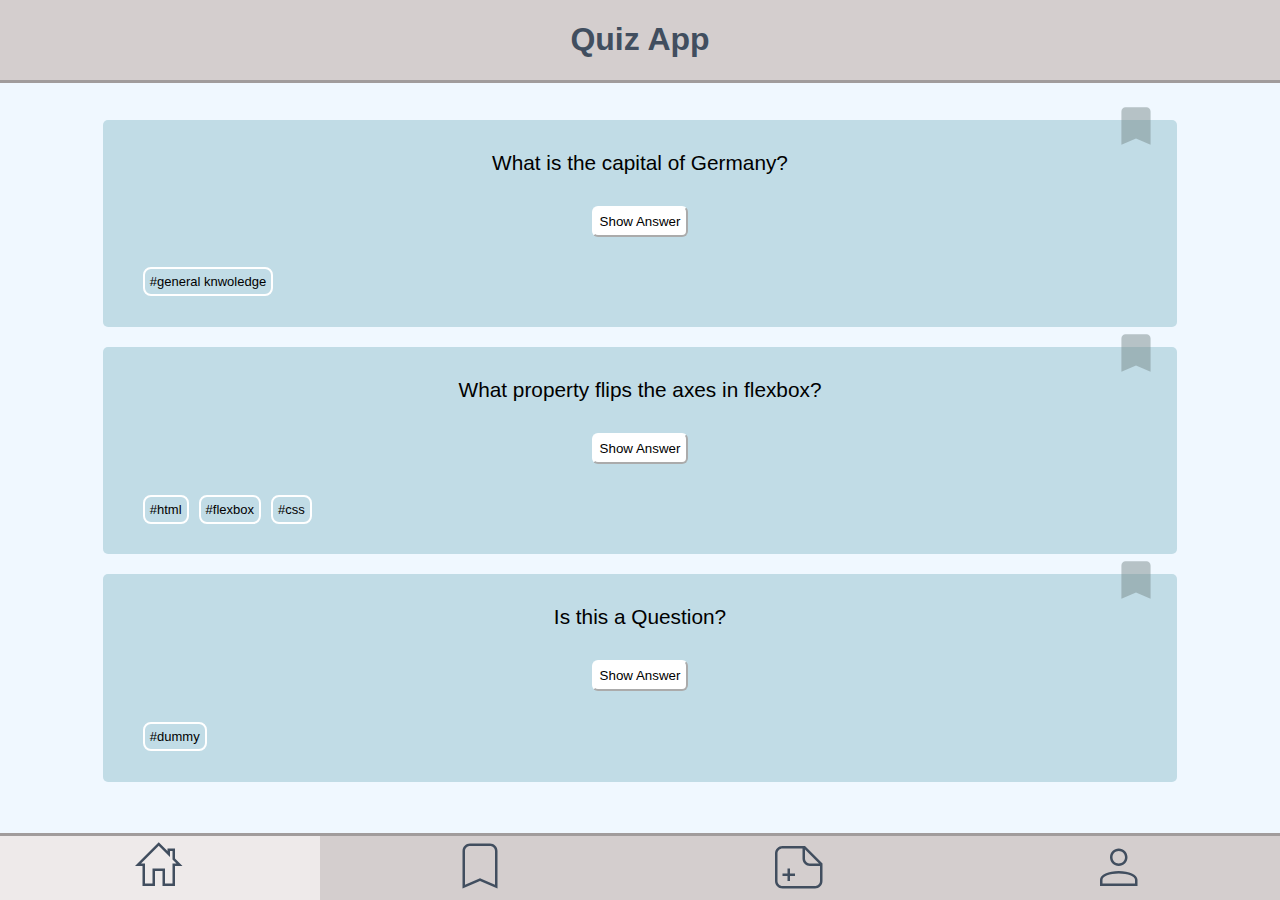
<file: index.html>
<!DOCTYPE html>
<html lang="en">
  <head>
    <meta charset="UTF-8" />
    <meta http-equiv="X-UA-Compatible" content="IE=edge" />
    <meta name="viewport" content="width=device-width, initial-scale=1.0" />
    <title>Quiz App</title>
    <link rel="stylesheet" href="styles.css" />
    <script src="./index.js" defer></script>
  </head>
  <body data-js="body">
    <header>
      <h1>Quiz App</h1>
    </header>
    <main>
      <section class="quiz-card" data-js="quiz-cards">
        <button
          class="quiz-card__bookmark-button"
          data-js="save-bookmark"
          type="button"
          aria-label="bookmark"
        >
          <svg
            class="quiz-card__bookmark-icon"
            data-js="quiz-card__bookmark-icon"
            xmlns="http://www.w3.org/2000/svg"
            viewbox="0 0 24 24"
            height="1em"
            width="1em"
          >
            <path d="M17 3H7c-1.1 0-2 .9-2 2v16l7-3 7 3V5c0-1.1-.9-2-2-2z" />
          </svg>
        </button>
        <p>What is the capital of Germany?</p>
        <button
          type="button"
          class="quiz-card__answer-button"
          data-js="quiz-card__answer-button"
        >
          Show Answer
        </button>
        <p
          class="quiz-card__answer quiz-card__answer--hidden"
          data-js="quiz-card__answer"
        >
          Berlin
        </p>
        <ul class="quiz-card__tags-list">
          <li>#general knwoledge</li>
        </ul>
      </section>
      <section class="quiz-card" data-js="quiz-cards">
        <button
          class="quiz-card__bookmark-button"
          data-js="save-bookmark"
          type="button"
          aria-label="bookmark"
        >
          <svg
            class="quiz-card__bookmark-icon"
            data-js="quiz-card__bookmark-icon"
            xmlns="http://www.w3.org/2000/svg"
            viewbox="0 0 24 24"
            height="1em"
            width="1em"
          >
            <path d="M17 3H7c-1.1 0-2 .9-2 2v16l7-3 7 3V5c0-1.1-.9-2-2-2z" />
          </svg>
        </button>
        <p>What property flips the axes in flexbox?</p>
        <button
          type="button"
          class="quiz-card__answer-button"
          data-js="quiz-card__answer-button"
        >
          Show Answer
        </button>
        <p
          class="quiz-card__answer quiz-card__answer--hidden"
          data-js="quiz-card__answer"
        >
          flex-direction
        </p>
        <ul class="quiz-card__tags-list">
          <li>#html</li>
          <li>#flexbox</li>
          <li>#css</li>
        </ul>
      </section>
      <section class="quiz-card" data-js="quiz-cards">
        <button
          class="quiz-card__bookmark-button"
          data-js="save-bookmark"
          type="button"
          aria-label="bookmark"
        >
          <svg
            class="quiz-card__bookmark-icon"
            data-js="quiz-card__bookmark-icon"
            xmlns="http://www.w3.org/2000/svg"
            viewbox="0 0 24 24"
            height="1em"
            width="1em"
          >
            <path d="M17 3H7c-1.1 0-2 .9-2 2v16l7-3 7 3V5c0-1.1-.9-2-2-2z" />
          </svg>
        </button>
        <p>Is this a Question?</p>
        <button
          type="button"
          class="quiz-card__answer-button"
          data-js="quiz-card__answer-button"
        >
          Show Answer
        </button>
        <p
          class="quiz-card__answer quiz-card__answer--hidden"
          data-js="quiz-card__answer"
        >
          yes
        </p>
        <ul class="quiz-card__tags-list">
          <li>#dummy</li>
        </ul>
      </section>
    </main>
    <footer>
      <nav>
        <ul class="nav__list">
          <li class="nav__list-item nav__list-item--active">
            <a href="index.html" aria-label="home">
              <svg viewBox="0 0 24 24" height="1em" width="1em">
                <path
                  d="M16,8.41L11.5,3.91L4.41,11H6V12L6,19H9V13H14V19H17V11H18.59L17,9.41V6H16V8.41M2,12L11.5,2.5L15,6V5H18V9L21,12H18V20H13V14H10V20H5V12H2Z"
                />
              </svg>
            </a>
          </li>
          <li class="nav__list-item">
            <a href="bookmarks.html" aria-label="saved bookmarks">
              <svg viewBox="0 0 24 24" height="1em" width="1em">
                <path
                  d="M8,3H16C17.66,3 19,4.34 19,6V21L12,18L5,21V6C5,4.34 6.34,3 8,3M8,4C6.9,4 6,4.9 6,6V19.5L12,16.94L18,19.5V6C18,4.9 17.1,4 16,4H8Z"
                />
              </svg>
            </a>
          </li>
          <li class="nav__list-item">
            <a href="form.html" aria-label="add more quiz cards">
              <svg
                xmlns="http://www.w3.org/2000/svg"
                viewBox="0 0 24 24"
                height="1em"
                width="1em"
              >
                <path
                  d="M16,12C14.34,12 13,10.66 13,9V5H5C3.9,5 3,5.9 3,7V18C3,19.1 3.9,20 5,20H18C19.1,20 20,19.1 20,18V12H16M14,9C14,10.1 14.9,11 16,11H19.59L14,5.41V9M5,4H14L21,11V18C21,19.66 19.66,21 18,21H5C3.34,21 2,19.66 2,18V7C2,5.34 3.34,4 5,4M7,18V16H5V15H7V13H8V15H10V16H8V18H7Z"
                />
              </svg>
            </a>
          </li>
          <li class="nav__list-item">
            <a href="profile.html" aria-label="my profile">
              <svg viewBox="0 0 24 24" height="1em" width="1em">
                <path
                  d="M11.5,14C15.64,14 19,15.57 19,17.5V20H4V17.5C4,15.57 7.36,14 11.5,14M18,17.5C18,16.12 15.09,15 11.5,15C7.91,15 5,16.12 5,17.5V19H18V17.5M11.5,5C13.43,5 15,6.57 15,8.5C15,10.43 13.43,12 11.5,12C9.57,12 8,10.43 8,8.5C8,6.57 9.57,5 11.5,5M11.5,6C10.12,6 9,7.12 9,8.5C9,9.88 10.12,11 11.5,11C12.88,11 14,9.88 14,8.5C14,7.12 12.88,6 11.5,6Z"
                />
              </svg>
            </a>
          </li>
        </ul>
      </nav>
    </footer>
  </body>
</html>
</file>
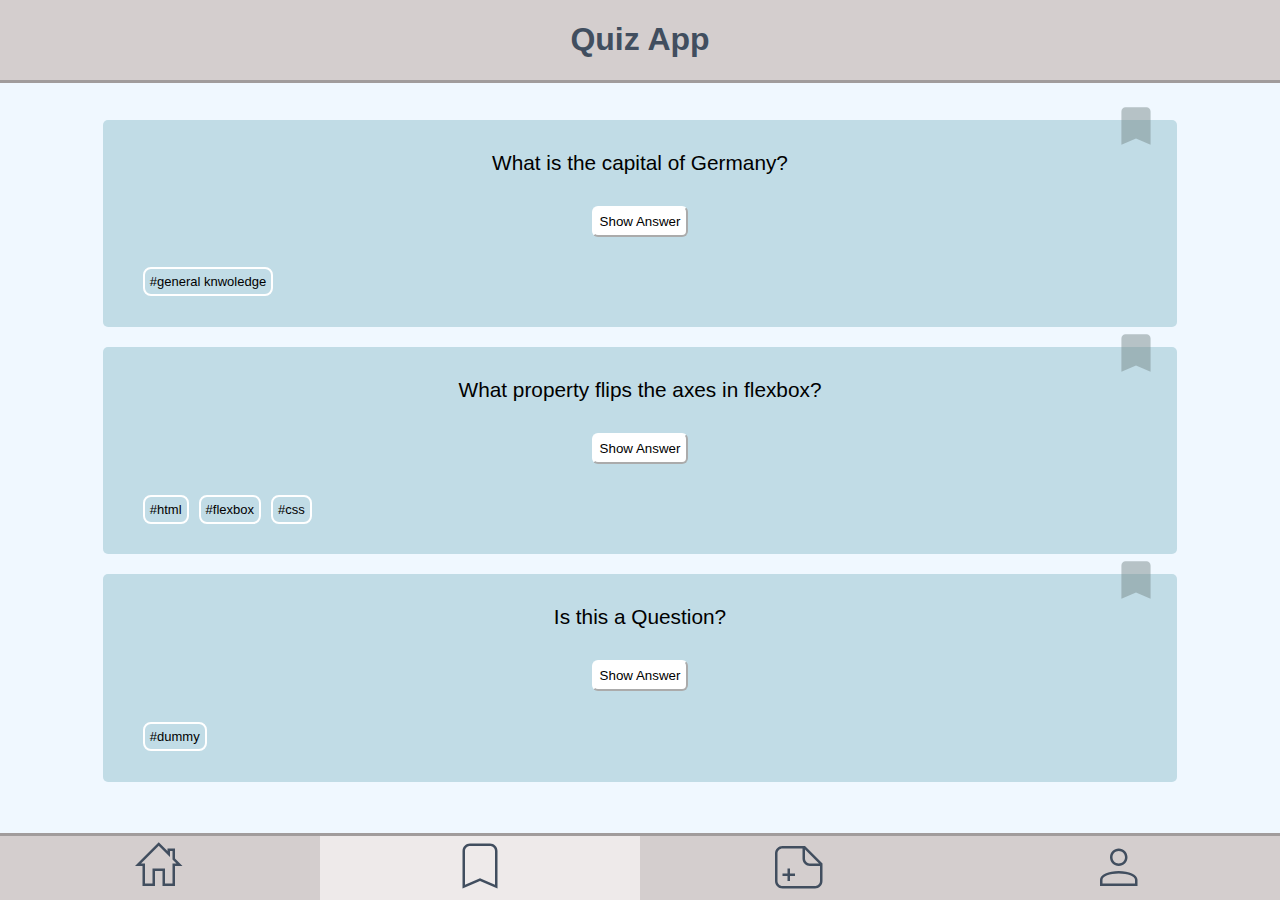
<file: bookmarks.html>
<!DOCTYPE html>
<html lang="en">
  <head>
    <meta charset="UTF-8" />
    <meta http-equiv="X-UA-Compatible" content="IE=edge" />
    <meta name="viewport" content="width=device-width, initial-scale=1.0" />
    <title>Quiz App</title>
    <link rel="stylesheet" href="styles.css" />
    <script src="./index.js" defer></script>
  </head>
  <body data-js="body">
    <header>
      <h1>Quiz App</h1>
    </header>
    <main>
      <section class="quiz-card" data-js="quiz-cards">
        <button
          class="quiz-card__bookmark-button"
          data-js="save-bookmark"
          type="button"
          aria-label="bookmark"
        >
          <svg
            class="quiz-card__bookmark-icon"
            data-js="quiz-card__bookmark-icon"
            xmlns="http://www.w3.org/2000/svg"
            viewbox="0 0 24 24"
            height="1em"
            width="1em"
          >
            <path d="M17 3H7c-1.1 0-2 .9-2 2v16l7-3 7 3V5c0-1.1-.9-2-2-2z" />
          </svg>
        </button>
        <p>What is the capital of Germany?</p>
        <button
          type="button"
          class="quiz-card__answer-button"
          data-js="quiz-card__answer-button"
        >
          Show Answer
        </button>
        <p
          class="quiz-card__answer quiz-card__answer--hidden"
          data-js="quiz-card__answer"
        >
          Berlin
        </p>
        <ul class="quiz-card__tags-list">
          <li>#general knwoledge</li>
        </ul>
      </section>
      <section class="quiz-card" data-js="quiz-cards">
        <button
          class="quiz-card__bookmark-button"
          data-js="save-bookmark"
          type="button"
          aria-label="bookmark"
        >
          <svg
            class="quiz-card__bookmark-icon"
            data-js="quiz-card__bookmark-icon"
            xmlns="http://www.w3.org/2000/svg"
            viewbox="0 0 24 24"
            height="1em"
            width="1em"
          >
            <path d="M17 3H7c-1.1 0-2 .9-2 2v16l7-3 7 3V5c0-1.1-.9-2-2-2z" />
          </svg>
        </button>
        <p>What property flips the axes in flexbox?</p>
        <button
          type="button"
          class="quiz-card__answer-button"
          data-js="quiz-card__answer-button"
        >
          Show Answer
        </button>
        <p
          class="quiz-card__answer quiz-card__answer--hidden"
          data-js="quiz-card__answer"
        >
          flex-direction
        </p>
        <ul class="quiz-card__tags-list">
          <li>#html</li>
          <li>#flexbox</li>
          <li>#css</li>
        </ul>
      </section>
      <section class="quiz-card" data-js="quiz-cards">
        <button
          class="quiz-card__bookmark-button"
          data-js="save-bookmark"
          type="button"
          aria-label="bookmark"
        >
          <svg
            class="quiz-card__bookmark-icon"
            data-js="quiz-card__bookmark-icon"
            xmlns="http://www.w3.org/2000/svg"
            viewbox="0 0 24 24"
            height="1em"
            width="1em"
          >
            <path d="M17 3H7c-1.1 0-2 .9-2 2v16l7-3 7 3V5c0-1.1-.9-2-2-2z" />
          </svg>
        </button>
        <p>Is this a Question?</p>
        <button
          type="button"
          class="quiz-card__answer-button"
          data-js="quiz-card__answer-button"
        >
          Show Answer
        </button>
        <p
          class="quiz-card__answer quiz-card__answer--hidden"
          data-js="quiz-card__answer"
        >
          yes
        </p>
        <ul class="quiz-card__tags-list">
          <li>#dummy</li>
        </ul>
      </section>
    </main>
    <footer>
      <nav>
        <ul class="nav__list">
          <li class="nav__list-item">
            <a href="index.html" aria-label="home">
              <svg viewBox="0 0 24 24" height="1em" width="1em">
                <path
                  d="M16,8.41L11.5,3.91L4.41,11H6V12L6,19H9V13H14V19H17V11H18.59L17,9.41V6H16V8.41M2,12L11.5,2.5L15,6V5H18V9L21,12H18V20H13V14H10V20H5V12H2Z"
                />
              </svg>
            </a>
          </li>
          <li class="nav__list-item nav__list-item--active">
            <a href="bookmarks.html" aria-label="saved bookmarks">
              <svg viewBox="0 0 24 24" height="1em" width="1em">
                <path
                  d="M8,3H16C17.66,3 19,4.34 19,6V21L12,18L5,21V6C5,4.34 6.34,3 8,3M8,4C6.9,4 6,4.9 6,6V19.5L12,16.94L18,19.5V6C18,4.9 17.1,4 16,4H8Z"
                />
              </svg>
            </a>
          </li>
          <li class="nav__list-item">
            <a href="form.html" aria-label="add more quiz cards">
              <svg
                xmlns="http://www.w3.org/2000/svg"
                viewBox="0 0 24 24"
                height="1em"
                width="1em"
              >
                <path
                  d="M16,12C14.34,12 13,10.66 13,9V5H5C3.9,5 3,5.9 3,7V18C3,19.1 3.9,20 5,20H18C19.1,20 20,19.1 20,18V12H16M14,9C14,10.1 14.9,11 16,11H19.59L14,5.41V9M5,4H14L21,11V18C21,19.66 19.66,21 18,21H5C3.34,21 2,19.66 2,18V7C2,5.34 3.34,4 5,4M7,18V16H5V15H7V13H8V15H10V16H8V18H7Z"
                />
              </svg>
            </a>
          </li>
          <li class="nav__list-item">
            <a href="profile.html" aria-label="my profile">
              <svg viewBox="0 0 24 24" height="1em" width="1em">
                <path
                  d="M11.5,14C15.64,14 19,15.57 19,17.5V20H4V17.5C4,15.57 7.36,14 11.5,14M18,17.5C18,16.12 15.09,15 11.5,15C7.91,15 5,16.12 5,17.5V19H18V17.5M11.5,5C13.43,5 15,6.57 15,8.5C15,10.43 13.43,12 11.5,12C9.57,12 8,10.43 8,8.5C8,6.57 9.57,5 11.5,5M11.5,6C10.12,6 9,7.12 9,8.5C9,9.88 10.12,11 11.5,11C12.88,11 14,9.88 14,8.5C14,7.12 12.88,6 11.5,6Z"
                />
              </svg>
            </a>
          </li>
        </ul>
      </nav>
    </footer>
  </body>
</html>
</file>
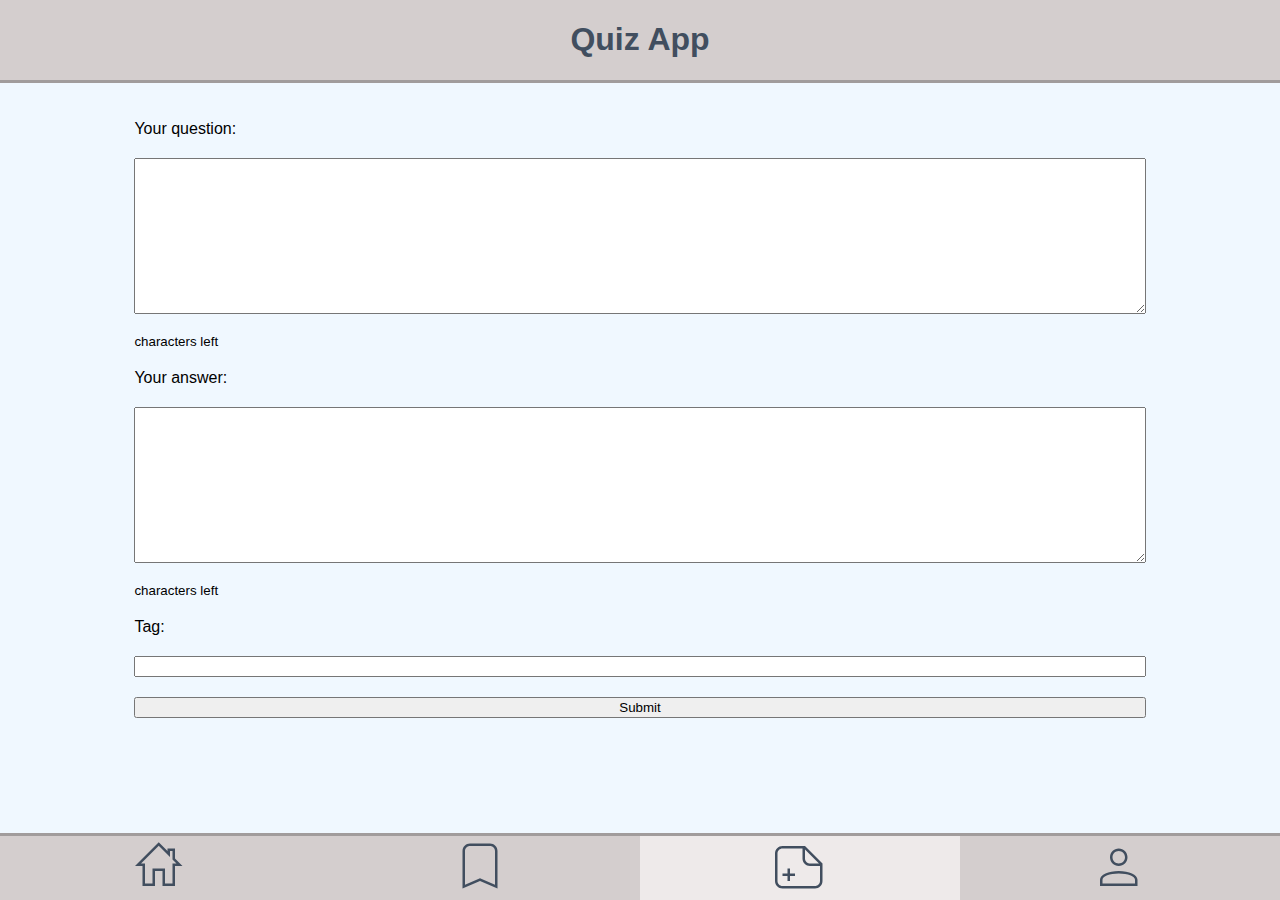
<file: form.html>
<!DOCTYPE html>
<html lang="en">
  <head>
    <meta charset="UTF-8" />
    <meta http-equiv="X-UA-Compatible" content="IE=edge" />
    <meta name="viewport" content="width=device-width, initial-scale=1.0" />
    <title>Document</title>
    <link rel="stylesheet" href="styles.css" />
    <script src="./form.js" defer></script>
  </head>
  <body>
    <header>
      <h1>Quiz App</h1>
    </header>
    <main class="form__main">
      <form data-js="form">
        <label for="question">Your question:</label>
        <textarea
          name="question"
          id="question"
          cols="30"
          rows="10"
          data-js="form__question-textarea"
          maxlength="150"
        ></textarea>
        <small class="form__character-count"
          ><span data-js="amountLeft"></span> characters left</small
        >

        <label for="answer">Your answer:</label>
        <textarea
          name="answer"
          id="answer"
          cols="30"
          rows="10"
          data-js="form__answer-textarea"
          maxlength="150"
        ></textarea>
        <small class="form__character-count"
          ><span data-js="amountLeft"></span> characters left</small
        >

        <label for="tag">Tag:</label>
        <input type="text" id="tag" name="tag" data-js="form__tag-input" />

        <button type="submit">Submit</button>
      </form>
    </main>
    <footer>
      <nav>
        <ul class="nav__list">
          <li class="nav__list-item">
            <a href="index.html">
              <svg viewBox="0 0 24 24" height="1em" width="1em">
                <path
                  d="M16,8.41L11.5,3.91L4.41,11H6V12L6,19H9V13H14V19H17V11H18.59L17,9.41V6H16V8.41M2,12L11.5,2.5L15,6V5H18V9L21,12H18V20H13V14H10V20H5V12H2Z"
                />
              </svg>
            </a>
          </li>
          <li class="nav__list-item">
            <a href="bookmarks.html">
              <svg viewBox="0 0 24 24" height="1em" width="1em">
                <path
                  d="M8,3H16C17.66,3 19,4.34 19,6V21L12,18L5,21V6C5,4.34 6.34,3 8,3M8,4C6.9,4 6,4.9 6,6V19.5L12,16.94L18,19.5V6C18,4.9 17.1,4 16,4H8Z"
                />
              </svg>
            </a>
          </li>
          <li class="nav__list-item nav__list-item--active">
            <a href="form.html">
              <svg
                xmlns="http://www.w3.org/2000/svg"
                viewBox="0 0 24 24"
                height="1em"
                width="1em"
              >
                <path
                  d="M16,12C14.34,12 13,10.66 13,9V5H5C3.9,5 3,5.9 3,7V18C3,19.1 3.9,20 5,20H18C19.1,20 20,19.1 20,18V12H16M14,9C14,10.1 14.9,11 16,11H19.59L14,5.41V9M5,4H14L21,11V18C21,19.66 19.66,21 18,21H5C3.34,21 2,19.66 2,18V7C2,5.34 3.34,4 5,4M7,18V16H5V15H7V13H8V15H10V16H8V18H7Z"
                />
              </svg>
            </a>
          </li>
          <li class="nav__list-item">
            <a href="profile.html">
              <svg viewBox="0 0 24 24" height="1em" width="1em">
                <path
                  d="M11.5,14C15.64,14 19,15.57 19,17.5V20H4V17.5C4,15.57 7.36,14 11.5,14M18,17.5C18,16.12 15.09,15 11.5,15C7.91,15 5,16.12 5,17.5V19H18V17.5M11.5,5C13.43,5 15,6.57 15,8.5C15,10.43 13.43,12 11.5,12C9.57,12 8,10.43 8,8.5C8,6.57 9.57,5 11.5,5M11.5,6C10.12,6 9,7.12 9,8.5C9,9.88 10.12,11 11.5,11C12.88,11 14,9.88 14,8.5C14,7.12 12.88,6 11.5,6Z"
                />
              </svg>
            </a>
          </li>
        </ul>
      </nav>
    </footer>
  </body>
</html>
</file>
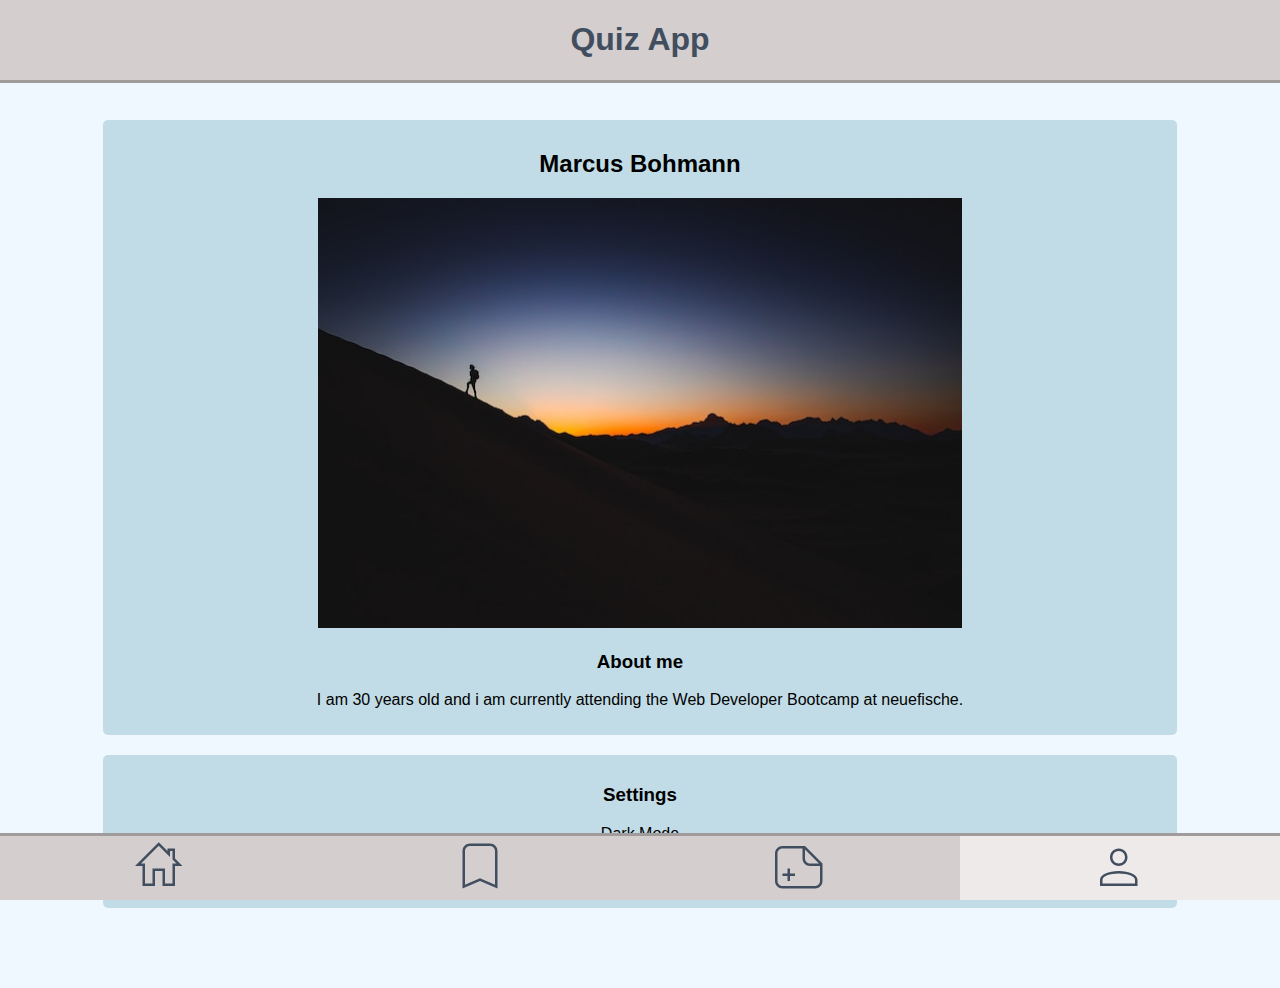
<file: profile.html>
<!DOCTYPE html>
<html lang="en">
  <head>
    <meta charset="UTF-8" />
    <meta http-equiv="X-UA-Compatible" content="IE=edge" />
    <meta name="viewport" content="width=device-width, initial-scale=1.0" />
    <title>Document</title>
    <link rel="stylesheet" href="styles.css" />
    <script src="./darkmode.js" defer></script>
  </head>
  <body data-js="body">
    <header>
      <h1>Quiz App</h1>
    </header>
    <main>
      <section class="profile">
        <h2>Marcus Bohmann</h2>
        <img
          class="profile__img"
          src="./hikingDark.jpg"
          alt="Person hiking in the dark"
        />
        <h3>About me</h3>
        <p>
          I am 30 years old and i am currently attending the Web Developer
          Bootcamp at neuefische.
        </p>
      </section>
      <section class="settings">
        <h3>Settings</h3>
        <p>Dark Mode</p>
        <button
          type="button"
          class="settings__toggle-button"
          data-js="dark-mode-toggle"
        >
          🌑 🔆
        </button>
      </section>
    </main>
    <footer>
      <nav>
        <ul class="nav__list">
          <li class="nav__list-item">
            <a href="index.html">
              <svg viewBox="0 0 24 24" height="1em" width="1em">
                <path
                  d="M16,8.41L11.5,3.91L4.41,11H6V12L6,19H9V13H14V19H17V11H18.59L17,9.41V6H16V8.41M2,12L11.5,2.5L15,6V5H18V9L21,12H18V20H13V14H10V20H5V12H2Z"
                />
              </svg>
            </a>
          </li>
          <li class="nav__list-item">
            <a href="bookmarks.html">
              <svg viewBox="0 0 24 24" height="1em" width="1em">
                <path
                  d="M8,3H16C17.66,3 19,4.34 19,6V21L12,18L5,21V6C5,4.34 6.34,3 8,3M8,4C6.9,4 6,4.9 6,6V19.5L12,16.94L18,19.5V6C18,4.9 17.1,4 16,4H8Z"
                />
              </svg>
            </a>
          </li>
        </li>
        <li class="nav__list-item">
          <a href="form.html">
            <svg
              xmlns="http://www.w3.org/2000/svg"
              viewBox="0 0 24 24"
              height="1em"
              width="1em"
            >
              <path
                d="M16,12C14.34,12 13,10.66 13,9V5H5C3.9,5 3,5.9 3,7V18C3,19.1 3.9,20 5,20H18C19.1,20 20,19.1 20,18V12H16M14,9C14,10.1 14.9,11 16,11H19.59L14,5.41V9M5,4H14L21,11V18C21,19.66 19.66,21 18,21H5C3.34,21 2,19.66 2,18V7C2,5.34 3.34,4 5,4M7,18V16H5V15H7V13H8V15H10V16H8V18H7Z"
              />
            </svg>
          </a>
        </li>
          <li class="nav__list-item nav__list-item--active">
            <a href="profile.html">
              <svg viewBox="0 0 24 24" height="1em" width="1em">
                <path
                  d="M11.5,14C15.64,14 19,15.57 19,17.5V20H4V17.5C4,15.57 7.36,14 11.5,14M18,17.5C18,16.12 15.09,15 11.5,15C7.91,15 5,16.12 5,17.5V19H18V17.5M11.5,5C13.43,5 15,6.57 15,8.5C15,10.43 13.43,12 11.5,12C9.57,12 8,10.43 8,8.5C8,6.57 9.57,5 11.5,5M11.5,6C10.12,6 9,7.12 9,8.5C9,9.88 10.12,11 11.5,11C12.88,11 14,9.88 14,8.5C14,7.12 12.88,6 11.5,6Z"
                />
              </svg>
            </a>
          </li>
        </ul>
      </nav>
    </footer>
  </body>
</html>
</file>
<file: styles.css>
@import "global.css";
@import "components/header.css";
@import "components/quiz-card.css";
@import "components/navigation.css";
@import "components/profile.css";
@import "components/form.css";
</file>
